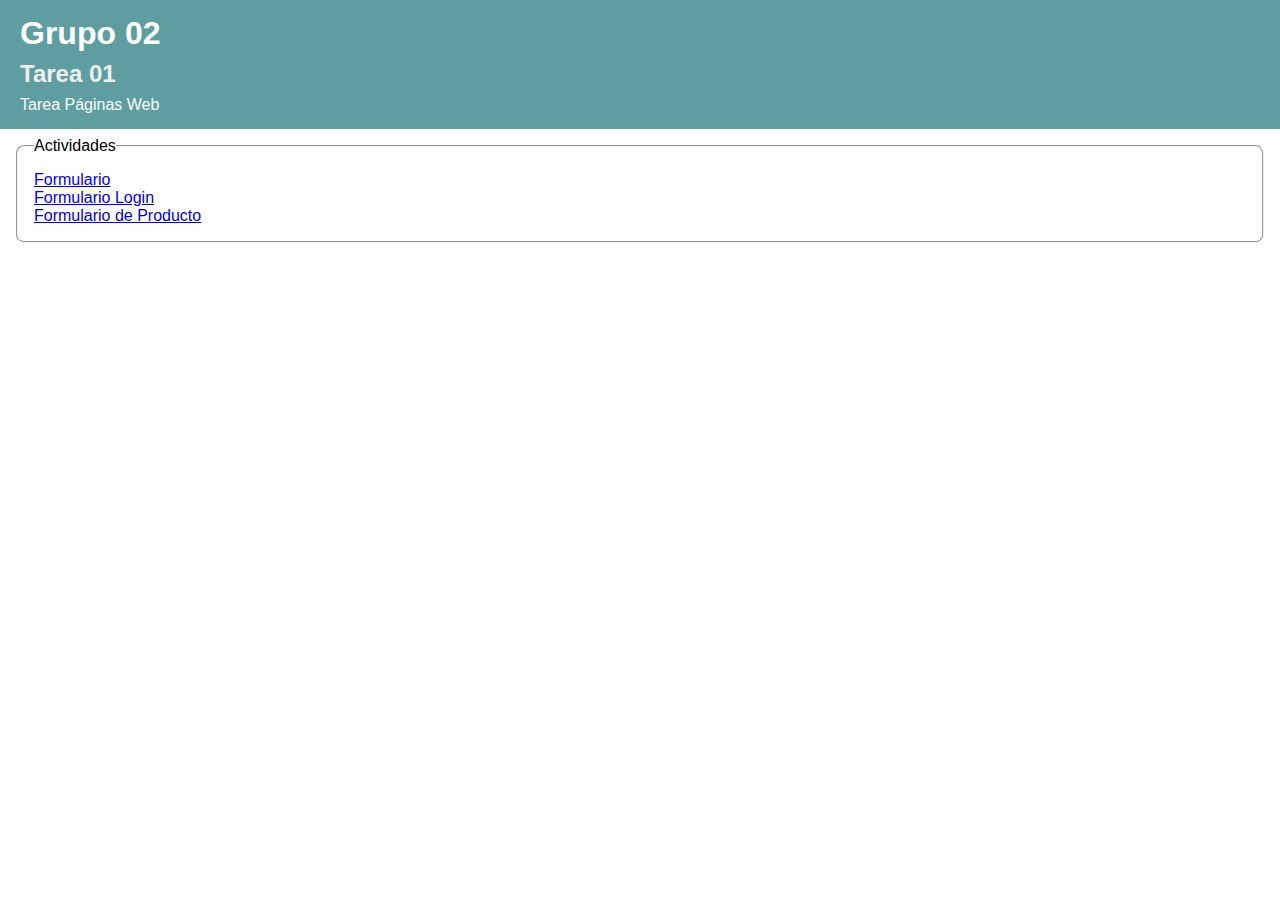
<file: index.html>
<html>
  <head>
    <title>Tarea 01 - Grupo 02</title>
    <link rel="stylesheet" href="css/index.css" />
  </head>
  <body>
    <div class="titulo">
      <h1>Grupo 02</h1>
      <h2>Tarea 01</h2>
      <p>Tarea Páginas Web</p>
    </div>
    <div class="contenido">
      <fieldset>
        <legend>Actividades</legend>
        <a href="formulario.html" target="_self">Formulario</a>
        <br />
        <a href="login.html" target="_self">Formulario Login</a>
        <br />
        <a href="formulario_producto.html" target="_self"
          >Formulario de Producto</a
        >
      </fieldset>
    </div>
  </body>
</html>
</file>
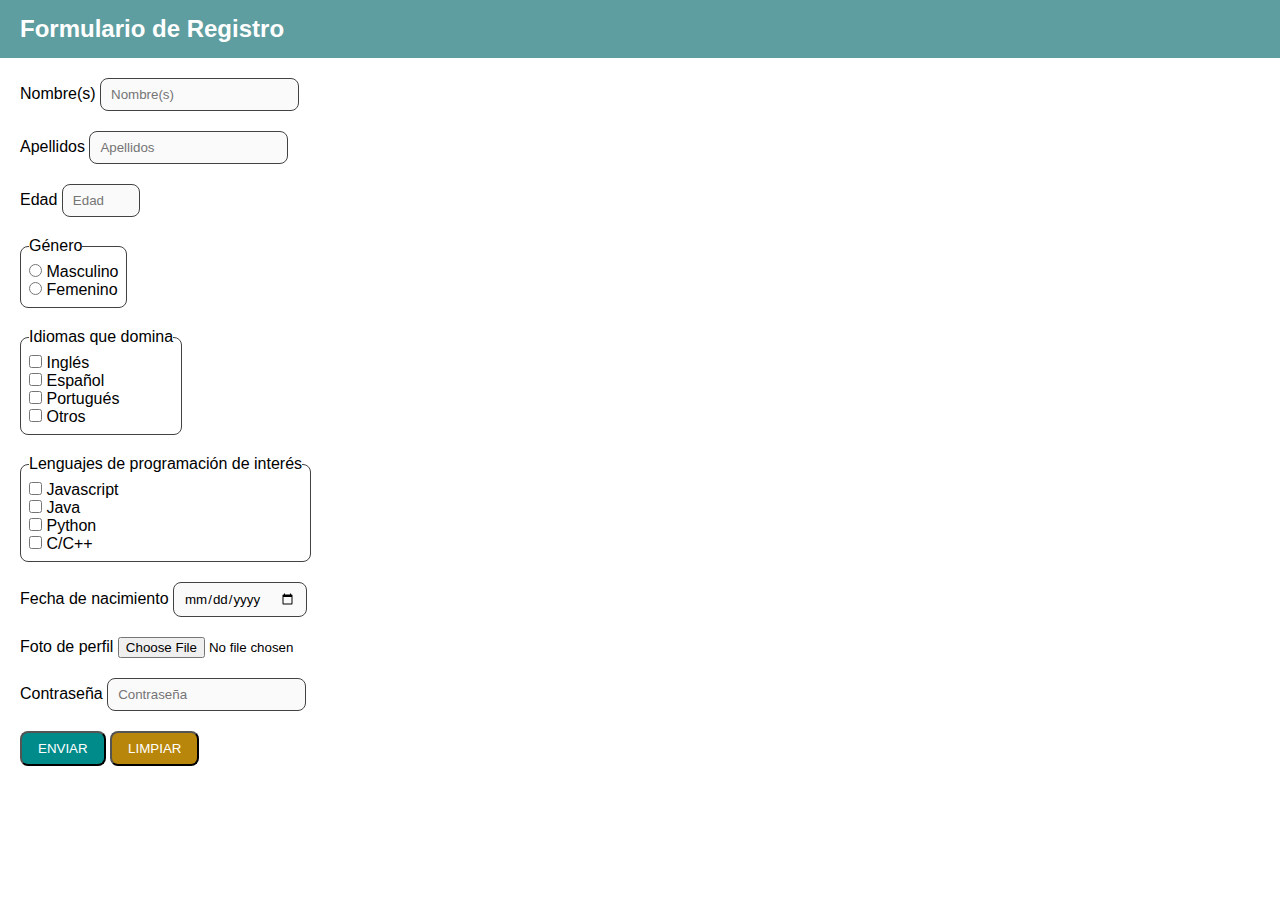
<file: formulario.html>
<html>
  <head>
    <title>Tarea 01 - Formulario</title>
    <link rel="stylesheet" href="css/formulario.css" />
  </head>
  <body>
    <div class="titulo">
      <h2>Formulario de Registro</h2>
    </div>
    <form class="formulario">
      <div>
        <label for="nombres">Nombre(s)</label>
        <input
          class="input_1"
          id="nombres"
          name="nombres"
          type="text"
          placeholder="Nombre(s)"
        />
      </div>
      <div>
        <label for="apellidos">Apellidos</label>
        <input
          class="input_1"
          id="apellidos"
          name="apellidos"
          type="text"
          placeholder="Apellidos"
        />
      </div>
      <div>
        <label for="edad">Edad</label>
        <input
          class="input_1"
          id="edad"
          name="edad"
          type="number"
          placeholder="Edad"
          min="0"
          max="200"
        />
      </div>
      <div>
        <fieldset>
          <legend>Género</legend>
          <div>
            <input type="radio" value="m" id="masculino" name="genero" />
            <label for="masculino">Masculino</label>
          </div>

          <div>
            <input type="radio" value="f" id="femenino" name="genero" />
            <label for="femenino">Femenino</label>
          </div>
        </fieldset>
      </div>
      <div>
        <fieldset>
          <legend>Idiomas que domina</legend>
          <div>
            <input type="checkbox" value="eng" id="eng" name="idioma" />
            <label for="eng">Inglés</label>
          </div>
          <div>
            <input type="checkbox" value="esp" id="esp" name="idioma" />
            <label for="esp">Español</label>
          </div>
          <div>
            <input type="checkbox" value="port" id="port" name="idioma" />
            <label for="port">Portugués</label>
          </div>
          <div>
            <input
              type="checkbox"
              value="other_languages"
              id="other_lang"
              name="idioma"
            />
            <label for="other_lang">Otros</label>
          </div>
        </fieldset>
      </div>

      <div>
        <fieldset>
          <legend>Lenguajes de programación de interés</legend>
          <div>
            <input type="checkbox" value="js" id="js" name="idioma" />
            <label for="js">Javascript</label>
          </div>
          <div>
            <input type="checkbox" value="java" id="java" name="idioma" />
            <label for="java">Java</label>
          </div>
          <div>
            <input type="checkbox" value="python" id="python" name="idioma" />
            <label for="python">Python</label>
          </div>
          <div>
            <input type="checkbox" value="c" id="c" name="idioma" />
            <label for="c">C/C++</label>
          </div>
        </fieldset>
      </div>

      <div>
        <label for="nacimiento">Fecha de nacimiento</label>
        <input
          class="input_1"
          type="date"
          id="nacimiento"
          name="nacimiento"
          placeholder="DIA/MES/AÑO"
        />
      </div>
      <div>
        <label for="foto">Foto de perfil</label>
        <input type="file" id="foto" name="foto" />
      </div>

      <div>
        <label for="contrasena">Contraseña</label>
        <input
          class="input_1"
          id="contrasena"
          name="contrasena"
          type="password"
          placeholder="Contraseña"
        />
      </div>
      <div>
        <button type="submit">Enviar</button>
        <button id="limpiar" type="reset">Limpiar</button>
      </div>
    </form>
  </body>
</html>
</file>
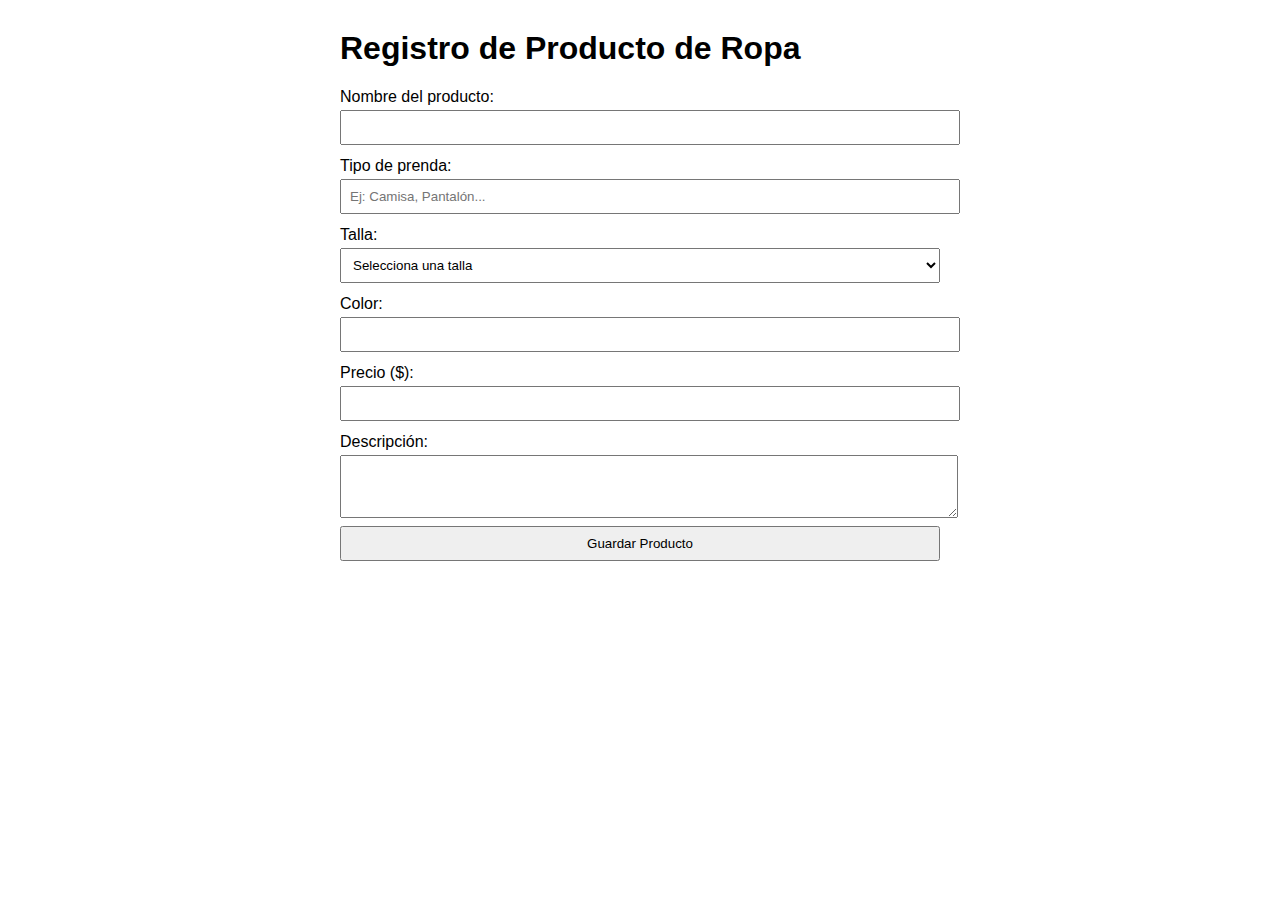
<file: formulario_producto.html>
<!DOCTYPE html>
<html lang="es">
  <head>
    <meta charset="UTF-8" />
    <title>Formulario de Ropa</title>
    <style>
      body {
        font-family: Arial, sans-serif;
        max-width: 600px;
        margin: 30px auto;
      }
      label {
        display: block;
        margin-top: 12px;
      }
      input,
      select,
      textarea,
      button {
        width: 100%;
        padding: 8px;
        margin-top: 4px;
      }
      #vista-previa {
        margin-top: 30px;
        padding: 15px;
        border: 1px solid #ccc;
        background-color: #f0f0f0;
        display: none;
      }
    </style>
  </head>
  <body>
    <h1>Registro de Producto de Ropa</h1>

    <form id="form-ropa">
      <label
        >Nombre del producto:
        <input type="text" id="nombre" required />
      </label>
      <label
        >Tipo de prenda:
        <input
          type="text"
          id="tipo"
          placeholder="Ej: Camisa, Pantalón..."
          required
        />
      </label>
      <label
        >Talla:
        <select id="talla" required>
          <option value="">Selecciona una talla</option>
          <option value="XS">XS</option>
          <option value="S">S</option>
          <option value="M">M</option>
          <option value="L">L</option>
          <option value="XL">XL</option>
        </select>
      </label>
      <label
        >Color:
        <input type="text" id="color" required />
      </label>
      <label
        >Precio ($):
        <input type="number" id="precio" required />
      </label>
      <label
        >Descripción:
        <textarea id="descripcion" rows="3"></textarea>
      </label>
      <button type="submit">Guardar Producto</button>
    </form>

    <div id="vista-previa">
      <h2>Producto Registrado:</h2>
      <p><strong>Nombre:</strong> <span id="ver-nombre"></span></p>
      <p><strong>Tipo:</strong> <span id="ver-tipo"></span></p>
      <p><strong>Talla:</strong> <span id="ver-talla"></span></p>
      <p><strong>Color:</strong> <span id="ver-color"></span></p>
      <p><strong>Precio:</strong> $<span id="ver-precio"></span></p>
      <p><strong>Descripción:</strong> <span id="ver-descripcion"></span></p>
    </div>

    <script>
      const form = document.getElementById("form-ropa");
      const vista = document.getElementById("vista-previa");

      form.addEventListener("submit", function (e) {
        e.preventDefault();
        document.getElementById("ver-nombre").textContent =
          document.getElementById("nombre").value;
        document.getElementById("ver-tipo").textContent =
          document.getElementById("tipo").value;
        document.getElementById("ver-talla").textContent =
          document.getElementById("talla").value;
        document.getElementById("ver-color").textContent =
          document.getElementById("color").value;
        document.getElementById("ver-precio").textContent =
          document.getElementById("precio").value;
        document.getElementById("ver-descripcion").textContent =
          document.getElementById("descripcion").value;
        vista.style.display = "block";
      });
    </script>
  </body>
</html>
</file>
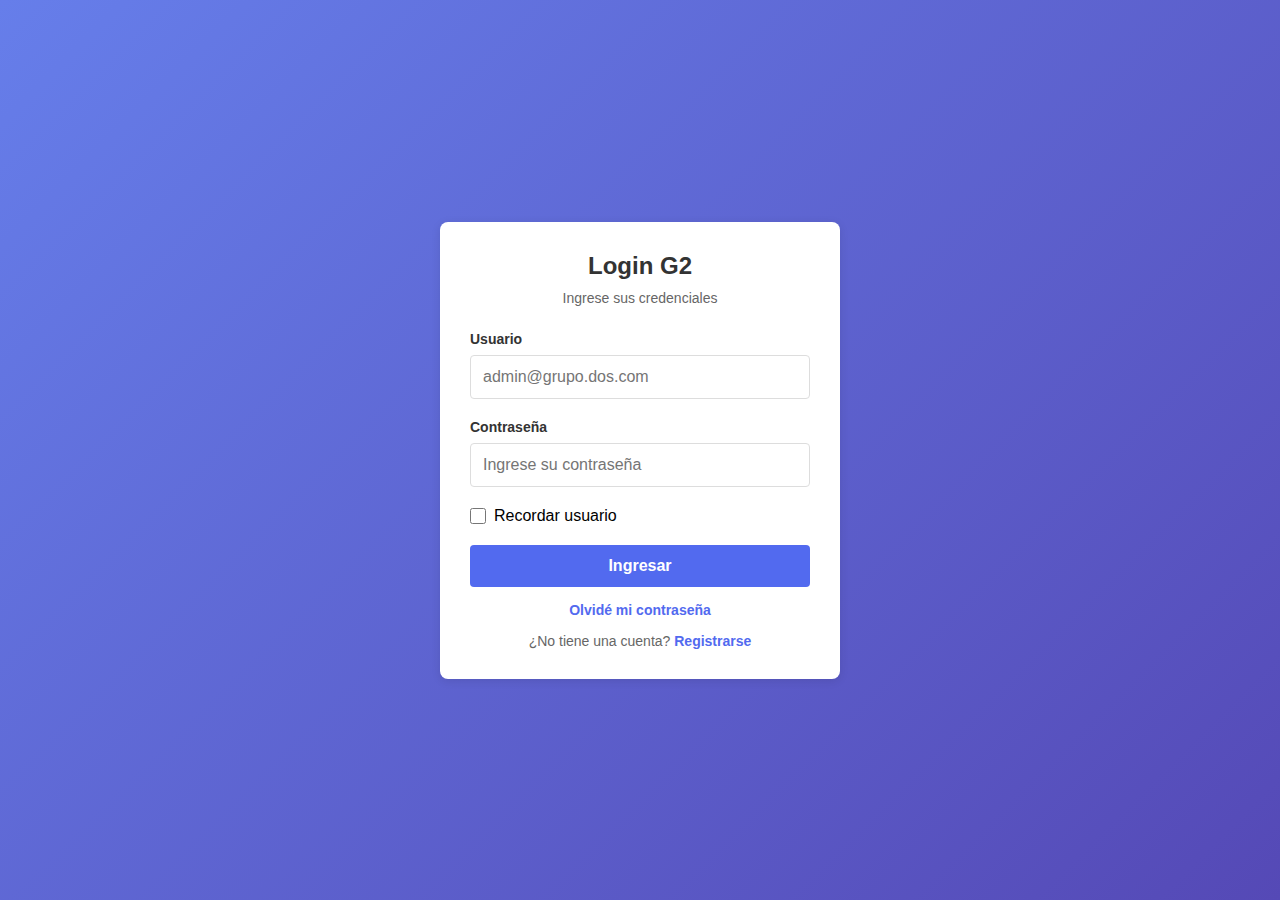
<file: login.html>
<!DOCTYPE html>
<html lang="en">
<head>
    <meta charset="UTF-8">
    <meta name="viewport" content="width=device-width, initial-scale=1.0">
    <title>Login</title>
    <link rel="stylesheet" href="./css/login.css">
</head>
<body class="cuerpo-pagina">
    <div class="contenedor">
        <div class="tarjeta">
            <div class="encabezado">
                <h2 class="titulo">Login G2</h2>
                <p class="subtitulo">Ingrese sus credenciales</p>
            </div>
            
            <form class="formulario">
                <div class="campo">
                    <label for="usuario" class="etiqueta">Usuario</label>
                    <input type="text" id="usuario" class="entrada" placeholder="admin@grupo.dos.com" required>
                </div>
                
                <div class="campo">
                    <label for="clave" class="etiqueta">Contraseña</label>
                    <input type="password" id="clave" class="entrada" placeholder="Ingrese su contraseña" required>
                </div>
                
                <div class="recordar">
                    <input type="checkbox" id="recordarme" class="casilla">
                    <label for="recordarme">Recordar usuario</label>
                </div>
                
                <button type="reset" class="boton">Ingresar</button>
                
                <div class="enlace">
                    <a href="#" class="texto-enlace">Olvidé mi contraseña</a>
                </div>
                
                <div class="enlace">
                    <span>¿No tiene una cuenta? </span>
                    <a href="#" class="texto-enlace">Registrarse</a>
                </div>
            </form>
        </div>
    </div>
</body>
</html>
</file>
<file: css/index.css>
* {
  font-family: Arial, Helvetica, sans-serif;
  box-sizing: border-box !important;
  padding: 0;
  margin: 0;
}

.titulo {
  background-color: cadetblue;
  padding: 15px 20px;
}

h1 {
  color: white;
  margin-bottom: 8px;
}

h2 {
  color: #efefef;
  margin-bottom: 8px;
}

.titulo > p {
  color: #fafafa;
}

.contenido {
  padding: 8px 16px;
}

fieldset {
  padding: 16px;
  border-radius: 8px;
}
</file>
<file: css/formulario.css>
* {
  font-family: Arial, Helvetica, sans-serif;
  box-sizing: border-box !important;
  padding: 0;
  margin: 0;
}

.titulo {
  background-color: cadetblue;
  padding: 15px 20px;
}

h2 {
  color: white;
}

.formulario {
  display: flex;
  flex-direction: column;
  gap: 20px;
  padding: 20px;
  align-items: start;
}

.input_1 {
  padding: 8px 10px;
  border-radius: 8px;
  border: 1px solid #424242;
  background-color: #fafafa;
}

fieldset {
  padding: 8px;
  border: 1px solid #424242;
  border-radius: 8px;
}

button {
  background-color: darkcyan;
  padding: 8px 16px;
  color: white;
  text-transform: uppercase;
  border-radius: 8px;
}

#limpiar {
  background-color: darkgoldenrod !important;
}
</file>
<file: css/login.css>
* {
    margin: 0;
    padding: 0;
    box-sizing: border-box;
    font-family: Arial, Helvetica, sans-serif;
}

/* Estilos del cuerpo de la página */
.cuerpo-pagina {
    background: linear-gradient(135deg, #667eea 0%, #5549b6 100%);
    min-height: 100vh;
    display: flex;
    justify-content: center;
    align-items: center;
    padding: 20px;
}


/* Estilos del contenedor principal */
.contenedor {
    width: 100%;
    max-width: 400px;
}

/* Estilos de la tarjeta */
.tarjeta {
    background-color: #ffffff;
    border-radius: 8px;
    box-shadow: 0 2px 10px rgba(0, 0, 0, 0.1);
    padding: 30px;
    width: 100%;
}

/* Estilos del encabezado */
.encabezado {
    text-align: center;
    margin-bottom: 25px;
}

.titulo {
    color: #333333;
    font-size: 24px;
    margin-bottom: 10px;
}

.subtitulo {
    color: #666666;
    font-size: 14px;
}

/* Estilos del formulario */
.formulario {
    width: 100%;
}

/* Estilos de los campos */
.campo {
    margin-bottom: 20px;
}

.etiqueta {
    display: block;
    color: #333333;
    font-size: 14px;
    font-weight: 600;
    margin-bottom: 8px;
}

.entrada {
    width: 100%;
    padding: 12px;
    border: 1px solid #dddddd;
    border-radius: 4px;
    font-size: 16px;
    transition: border-color 0.3s;
}

.entrada:focus {
    outline: none;
    border-color: #526aef;
    box-shadow: 0 0 0 2px rgba(77, 139, 240, 0.2);
}

/* Estilos para recordarme */
.recordar {
    display: flex;
    align-items: center;
    margin-bottom: 20px;
}

.casilla {
    margin-right: 8px;
    width: 16px;
    height: 16px;
}

/* Estilos del botón */
.boton {
    width: 100%;
    padding: 12px;
    background-color: #526aef;
    color: white;
    border: none;
    border-radius: 4px;
    font-size: 16px;
    font-weight: 600;
    cursor: pointer;
    transition: background-color 0.3s;
}

.boton:hover {
    background-color: #526aef;
}

/* Estilos de los enlaces */
.enlace {
    text-align: center;
    margin-top: 15px;
    font-size: 14px;
    color: #666666;
}

.texto-enlace {
    color: #526aef;
    text-decoration: none;
    font-weight: 600;
}

.texto-enlace:hover {
    text-decoration: underline;
}

/* Estilos responsivos */
@media (max-width: 480px) {
    .tarjeta {
        padding: 20px;
    }
    
    .titulo {
        font-size: 20px;
    }
}
</file>
